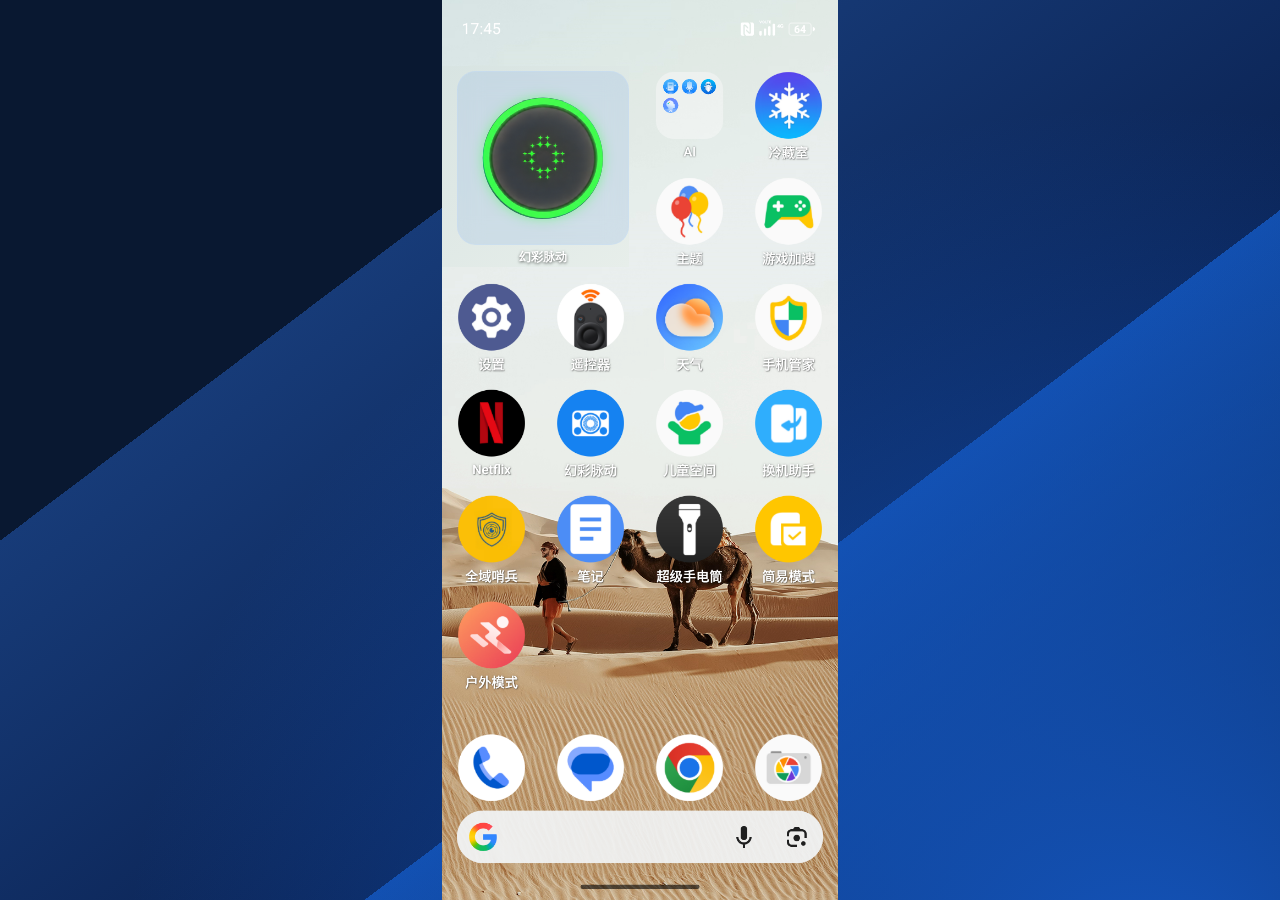
<file: desktop-widget/index.html>
<!doctype html>
<html lang="zh-CN">
<head>
<meta charset="utf-8">
<meta name="viewport" content="width=device-width, initial-scale=1">
<title>氛围灯小部件</title>
<style>
  * { box-sizing: border-box; }
  body { margin: 0; min-height: 100dvh; display: grid; place-items: center; background: radial-gradient(ellipse at 90% 110%, #1455bd, transparent 63%), linear-gradient(143deg, #091831 29%, #173b78 29%, #0b2353 63%, #124fae 63%, #081a3b); color: white; font: 16px system-ui, sans-serif; }
  button { font: inherit; cursor: pointer; }
  button:focus-visible { outline: 3px solid #fff; outline-offset: 4px; }
  .desktop { position: relative; width: min(100vw, 43.9024dvh); aspect-ratio: 720 / 1640; overflow: hidden; background: url("./桌面背景.png") center / 100% 100% no-repeat; }
  .widget-slot { position: absolute; left: 0; top: 7.3%; width: 47.2%; height: 22.4%; background: linear-gradient(145deg, #d8e4e2, #e7eeea); }
  .widget { position: absolute; left: 3.75%; top: 7.93%; width: 43.5%; height: 19.3%; }
  .widget-label { position: absolute; top: 100%; inset-inline: 0; margin: 0; padding-top: .45dvh; text-align: center; font-size: 1.38dvh; font-weight: 600; line-height: 1.35; text-shadow: 0 1px 3px #0009; pointer-events: none; }
  .art { position: absolute; display: block; width: 560%; max-width: none; pointer-events: none; }
  .settings-hit { position: absolute; inset: 0; border-radius: 19px; background: rgb(139 178 229 / var(--glass, .23)); border: 1px solid rgb(195 220 255 / calc(var(--glass, .23) * 1.3)); backdrop-filter: blur(var(--glass-blur, 12px)); }
  .settings-hit:active { filter: brightness(1.15); }
  .power, .off-disc, .lit-disc { position: absolute; left: 50%; top: 50%; width: 70%; aspect-ratio: 1; transform: translate(-50%, -50%); border: 0; padding: 0; border-radius: 50%; background: transparent; }
  .power:active { box-shadow: inset 0 0 0 100vmax #0002; }
  .off-disc, .lit-disc { pointer-events: none; overflow: hidden; }
  .off-disc .art { width: 383%; left: -227.2%; top: -59.3%; }
  .lit-disc { box-shadow: 0 0 12px #42ff5280; }
  .lit-disc .art { width: 373%; left: -51.9%; top: -56.5%; }
  .desktop[data-on="false"] .lit-disc { visibility: hidden; }
  .desktop { user-select: none; -webkit-touch-callout: none; }
  .desktop button { touch-action: manipulation; }
  .desktop:has(.widget-menu:not([hidden]))::after {
    content: ""; position: absolute; inset: 5.5% 0 0; z-index: 1;
    background: #20252438; backdrop-filter: blur(12px);
  }
  .widget-menu {
    position: absolute; z-index: 2; left: 18%; top: 26%; width: 60%;
    display: grid; overflow: hidden; border-radius: 13px;
    background: linear-gradient(115deg, #fffffff5, #e2e4e7da 65%);
    color: #37332e; box-shadow: 0 2px 6px #0003;
  }
  .widget-menu button {
    display: flex; align-items: center; gap: 13px; min-height: 5.6dvh;
    padding: 0 9%; border: 0; text-align: left; color: inherit; background: transparent;
    font-size: clamp(12px, 1.85dvh, 19px);
  }
  .widget-menu button + button { border-top: 1px solid #0001; }
  .widget-menu button:hover { background: #fff5; }
  .widget-menu button:focus-visible { outline: 2px solid #525d6f; outline-offset: -3px; }
  .menu-icon { width: 1.2em; text-align: center; font-size: 1.35em; }
  .restore { border: 0; color: white; padding: 10px 14px; border-radius: 8px; }
  .restore:hover { background: #253956; }
  .restore { position: absolute; top: 18.75%; left: 25%; transform: translate(-50%, -50%); border: 1px solid #ffffff38; background: #162944; }
  [hidden] { display: none !important; }
  .opacity-control { display: grid; grid-template-columns: 1fr auto; }
  .opacity-control input { grid-column: 1 / -1; width: 100%; margin: 4px 0; }
  dialog { width: min(92vw, 410px); padding: 24px; color: white; border: 1px solid #ffffff38; border-radius: 24px; background: #142951; box-shadow: 0 20px 80px #0006; }
  #editor { position: fixed; inset: auto 16px 16px auto; margin: 0; }
  dialog::backdrop { background: #07102394; backdrop-filter: blur(8px); }
  header, label { display: flex; align-items: center; justify-content: space-between; gap: 12px; }
  h1 { margin: 0; font-size: 22px; }
  header button { border: 0; border-radius: 12px; padding: 8px 12px; background: #ffffff18; color: inherit; }
  label { margin-top: 24px; padding: 16px 0 4px; border-top: 1px solid #ffffff28; cursor: pointer; }
  input { width: 21px; height: 21px; accent-color: #44e957; cursor: pointer; }
</style>
</head>
<body>
<main class="desktop" data-on="true" aria-label="桌面小部件预览">
  <div class="widget-slot" aria-hidden="true"></div>
  <div class="widget">
    <button class="settings-hit" type="button" aria-label="打开幻彩脉动设置"></button>
    <div class="off-disc" aria-hidden="true"><img class="art" src="./小部件设计.png" alt="" draggable="false"></div>
    <div class="lit-disc" aria-hidden="true"><img class="art" src="./小部件设计.png" alt="" draggable="false"></div>
    <button class="power" type="button" aria-label="氛围灯" aria-pressed="true"></button>
    <p class="widget-label">幻彩脉动</p>
  </div>
  <div class="widget-menu" role="group" aria-label="小部件操作" hidden>
    <button class="edit" type="button"><span class="menu-icon" aria-hidden="true">✎</span>编辑</button>
    <button class="remove" type="button"><span class="menu-icon" aria-hidden="true">×</span>移除</button>
  </div>
  <button class="restore" type="button" hidden>添加氛围灯小部件</button>
</main>
<dialog id="editor" aria-labelledby="editor-title">
  <header>
    <h1 id="editor-title">编辑小部件</h1>
    <form method="dialog"><button type="submit">完成</button></form>
  </header>
  <label class="opacity-control" for="opacity">
    背景不透明度 <output for="opacity">23%</output>
    <input id="opacity" type="range" min="0" max="100" value="23">
  </label>
</dialog>
<script>
  const desktop = document.querySelector('.desktop');
  const power = document.querySelector('.power');
  const widget = document.querySelector('.widget');
  const menu = document.querySelector('.widget-menu');
  const edit = document.querySelector('.edit');
  const restore = document.querySelector('.restore');
  const editor = document.querySelector('#editor');
  const opacity = document.querySelector('#opacity');
  const opacityValue = editor.querySelector('output');
  let press = null;
  let suppressClick = false;

  function cancelPress() {
    if (!press) return;
    clearTimeout(press.timer);
    press = null;
  }

  function showMenu() {
    cancelPress();
    menu.hidden = false;
    edit.focus();
  }

  widget.addEventListener('pointerdown', event => {
    if (!event.isPrimary || event.button !== 0) return;
    suppressClick = false;
    press = {
      x: event.clientX, y: event.clientY,
      timer: setTimeout(() => {
        suppressClick = true;
        showMenu();
      }, 500)
    };
  });
  window.addEventListener('pointermove', event => {
    if (press && Math.hypot(event.clientX - press.x, event.clientY - press.y) > 10) cancelPress();
  });
  for (const event of ['pointerup', 'pointercancel', 'blur']) window.addEventListener(event, cancelPress);
  widget.addEventListener('click', event => {
    if (!suppressClick) return;
    suppressClick = false;
    event.stopImmediatePropagation();
  }, true);
  widget.addEventListener('contextmenu', event => {
    event.preventDefault();
    showMenu();
  });
  document.addEventListener('pointerdown', event => {
    if (!menu.contains(event.target)) menu.hidden = true;
  });
  document.addEventListener('keydown', event => {
    if (event.key !== 'Escape') return;
    if (editor.open) editor.close();
    if (menu.hidden) return;
    menu.hidden = true;
    power.focus();
  });
  edit.addEventListener('click', () => {
    menu.hidden = true;
    editor.show();
    opacity.focus();
  });
  editor.addEventListener('close', () => power.focus());
  opacity.addEventListener('input', () => {
    const alpha = opacity.valueAsNumber / 100;
    desktop.style.setProperty('--glass', alpha);
    desktop.style.setProperty('--glass-blur', `${alpha * 52}px`);
    opacityValue.value = `${opacity.value}%`;
  });
  document.querySelector('.remove').addEventListener('click', () => {
    menu.hidden = true;
    widget.hidden = true;
    restore.hidden = false;
    restore.focus();
  });
  restore.addEventListener('click', () => {
    restore.hidden = true;
    widget.hidden = false;
    power.focus();
  });


  function setPower(on) {
    desktop.dataset.on = String(on);
    power.setAttribute('aria-pressed', String(on));
    sessionStorage.setItem('huancai_widget_power', String(on));
  }

  power.addEventListener('click', () => setPower(desktop.dataset.on !== 'true'));
  document.querySelector('.settings-hit').addEventListener('click', () => window.location.assign('../'));
  setPower(sessionStorage.getItem('huancai_widget_power') !== 'false');
</script>
</body>
</html>
</file>
